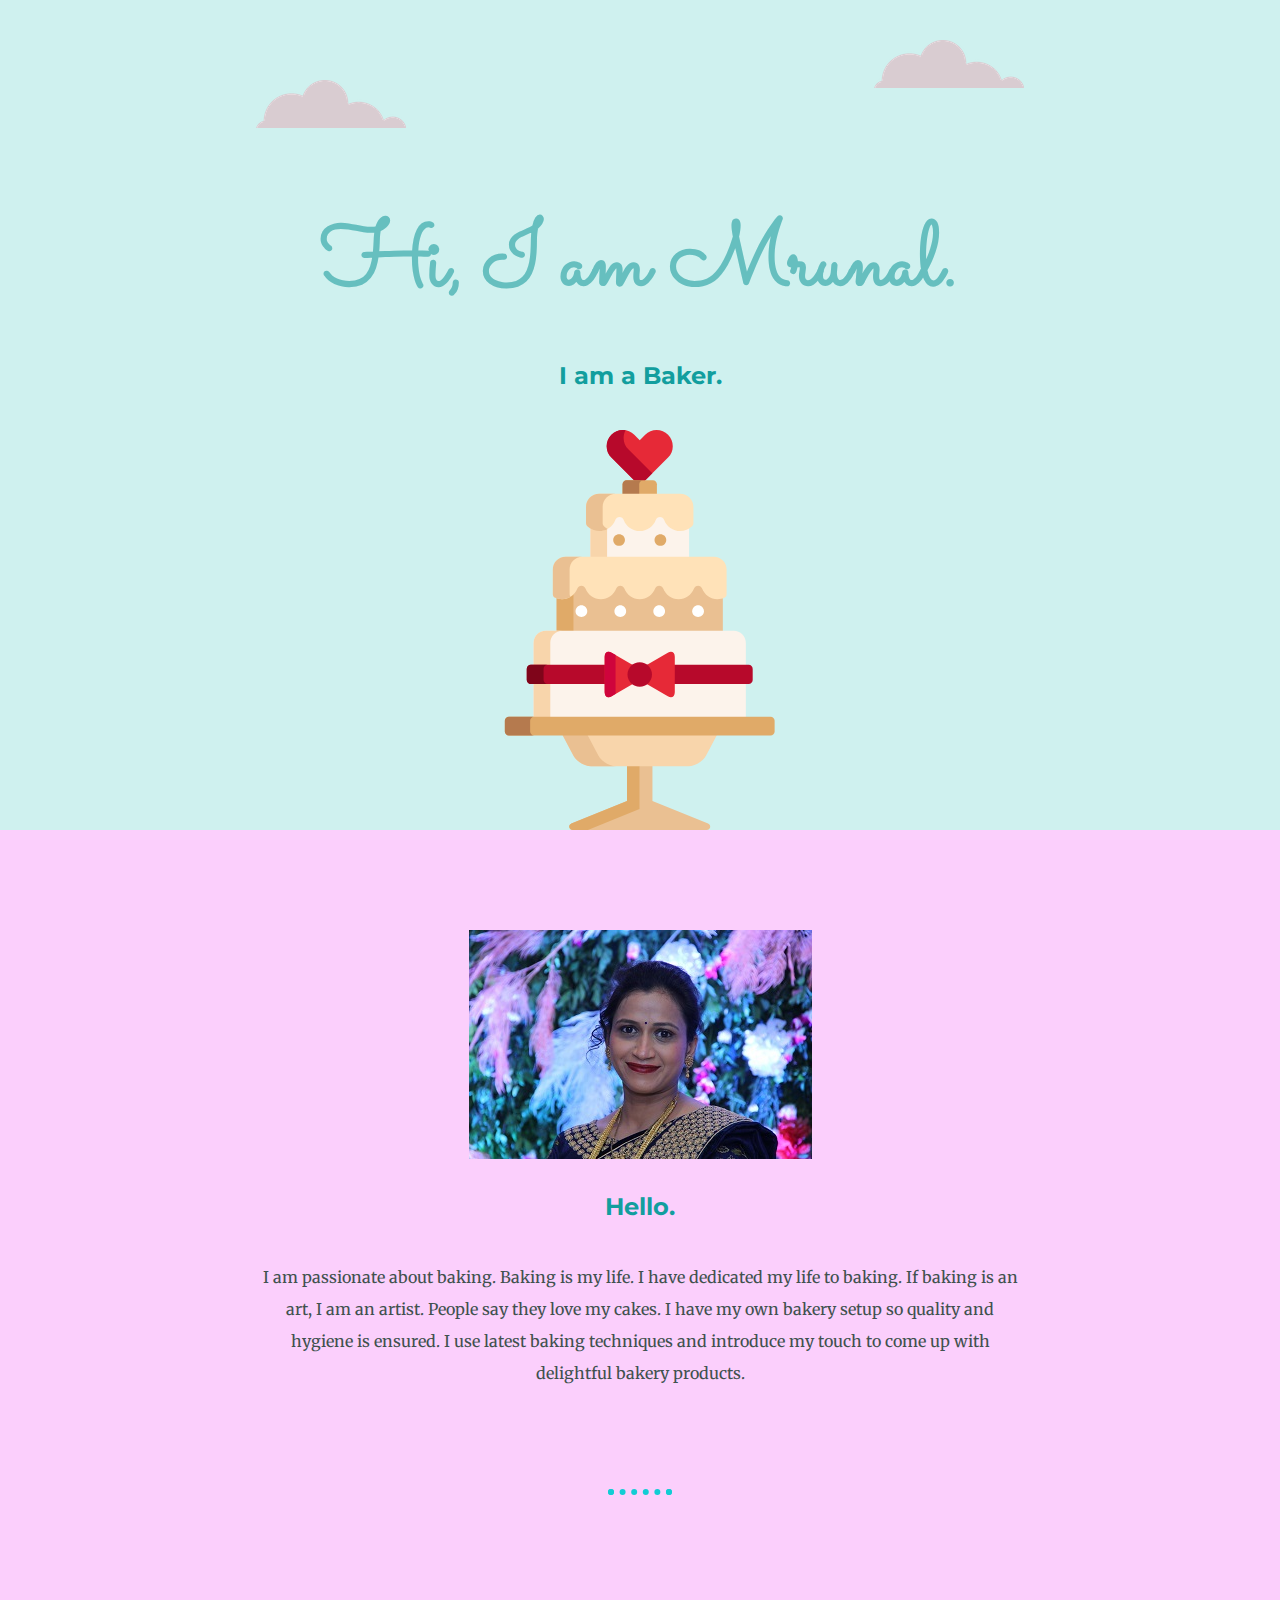
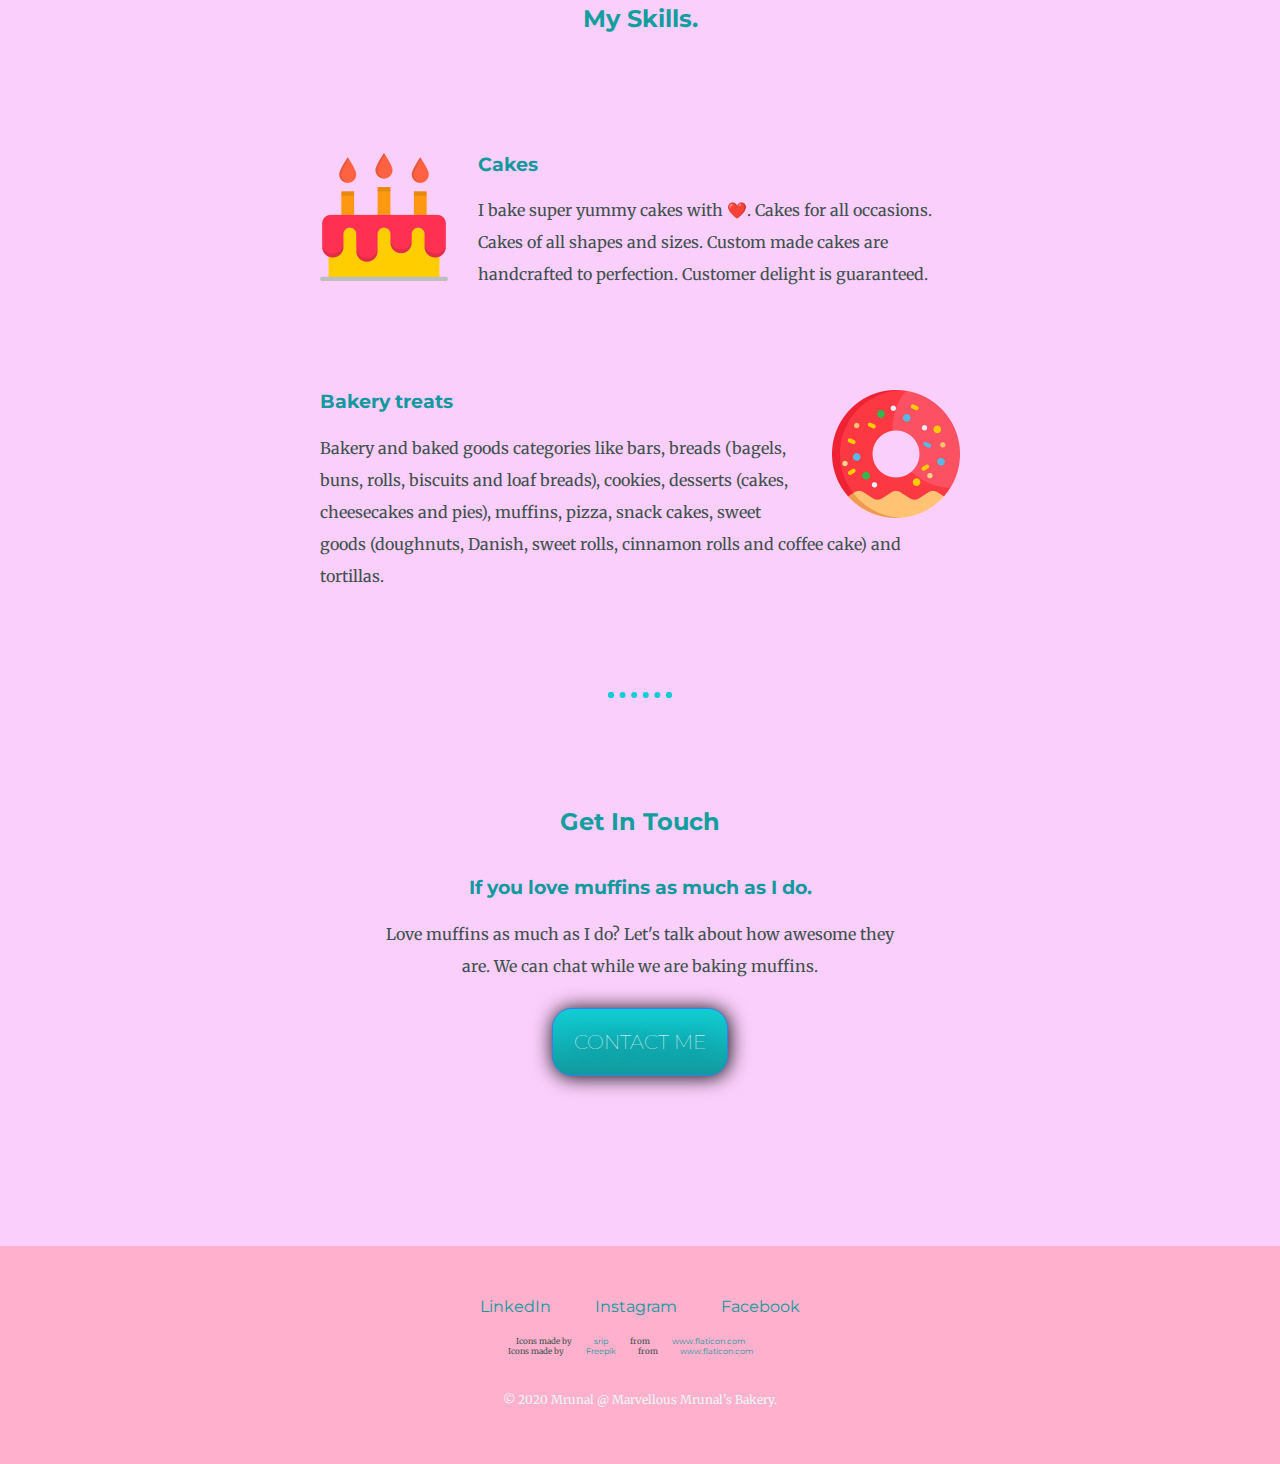
<file: index.html>
<!DOCTYPE html>
<html lang="en">
  <head>
    <meta charset="UTF-8" />
    <meta name="viewport" content="width=device-width, initial-scale=1.0" />
    <link rel="stylesheet" href="styles.css" />
    <link rel="icon" href="mrunalFavicon.ico" />
    <link
      href="https://fonts.googleapis.com/css2?family=Merriweather&family=Montserrat&family=Sacramento&display=swap"
      rel="stylesheet"
    />
    <title>My Website</title>
  </head>
  <body>
    <div id="top-container">
      <img id="top-cloud" src="img/cloud.png" alt="Cloud Image" />
      <img id="bottom-cloud" src="img/cloud.png" alt="Bottom Cloud Image" />
      <h1>Hi, I am Mrunal.</h1>
      <h2>I am a Baker.</h2>
      <img
        id="top-container-cake"
        src="img/wedding-cake.svg"
        alt="Wedding Cake"
      />
    </div>
    <div id="middle-container">
      <div class="profile">
        <img src="img/mrunal.jpg" alt="My Profile Pic" />
        <h2>Hello.</h2>
        <p id="intro">
          I am passionate about baking. Baking is my life. I have dedicated my
          life to baking. If baking is an art, I am an artist. People say they
          love my cakes. I have my own bakery setup so quality and hygiene is
          ensured. I use latest baking techniques and introduce my touch to come
          up with delightful bakery products.
        </p>
      </div>
      <hr />
      <div class="skills">
        <h2>My Skills.</h2>
        <div class="skill-row">
          <img
            class="skill_images_cake"
            src="img/birthday-cake.png"
            alt="Cakes"
          />
          <h3>Cakes</h3>
          <p>
            I bake super yummy cakes with ❤️. Cakes for all occasions. Cakes of
            all shapes and sizes. Custom made cakes are handcrafted to
            perfection. Customer delight is guaranteed.
          </p>
        </div>
        <div class="skill-row">
          <img class="skill_images_donut" src="img/donut.png" alt="Donuts" />
          <h3>Bakery treats</h3>
          <p>
            Bakery and baked goods categories like bars, breads (bagels, buns,
            rolls, biscuits and loaf breads), cookies, desserts (cakes,
            cheesecakes and pies), muffins, pizza, snack cakes, sweet goods
            (doughnuts, Danish, sweet rolls, cinnamon rolls and coffee cake) and
            tortillas.
          </p>
        </div>
      </div>
      <hr />
      <div class="contact-me">
        <h2>Get In Touch</h2>
        <h3>If you love muffins as much as I do.</h3>
        <p>
          Love muffins as much as I do? Let's talk about how awesome they are.
          We can chat while we are baking muffins.
        </p>
        <a class="BUTTON_GSH" href="mailto:test@gmail.com"
          >CONTACT ME</a
        >
      </div>
    </div>

    <div id="bottom-container">
      <a
        class="footer-link"
        href="https://in.linkedin.com/in/"
        >LinkedIn</a
      >
      <a class="footer-link" href="HTTPS://INSTAGRAM.COM/"
        >Instagram</a
      >
      <a class="footer-link" href="HTTPS://WWW.FACEBOOK.COM/"
        >Facebook</a
      >
      <div class="top-credits">
        Icons made by
        <a href="https://www.flaticon.com/authors/srip" title="srip">srip</a>
        from
        <a href="https://www.flaticon.com/" title="Flaticon"
          >www.flaticon.com</a
        >
      </div>
      <div class="credits">
        Icons made by
        <a href="https://www.flaticon.com/authors/freepik" title="Freepik"
          >Freepik</a
        >
        from
        <a href="https://www.flaticon.com/" title="Flaticon"
          >www.flaticon.com</a
        >
      </div>
      <p id="copywrite">© 2020 Mrunal @ Marvellous Mrunal's Bakery.</p>
    </div>
  </body>
</html>
</file>
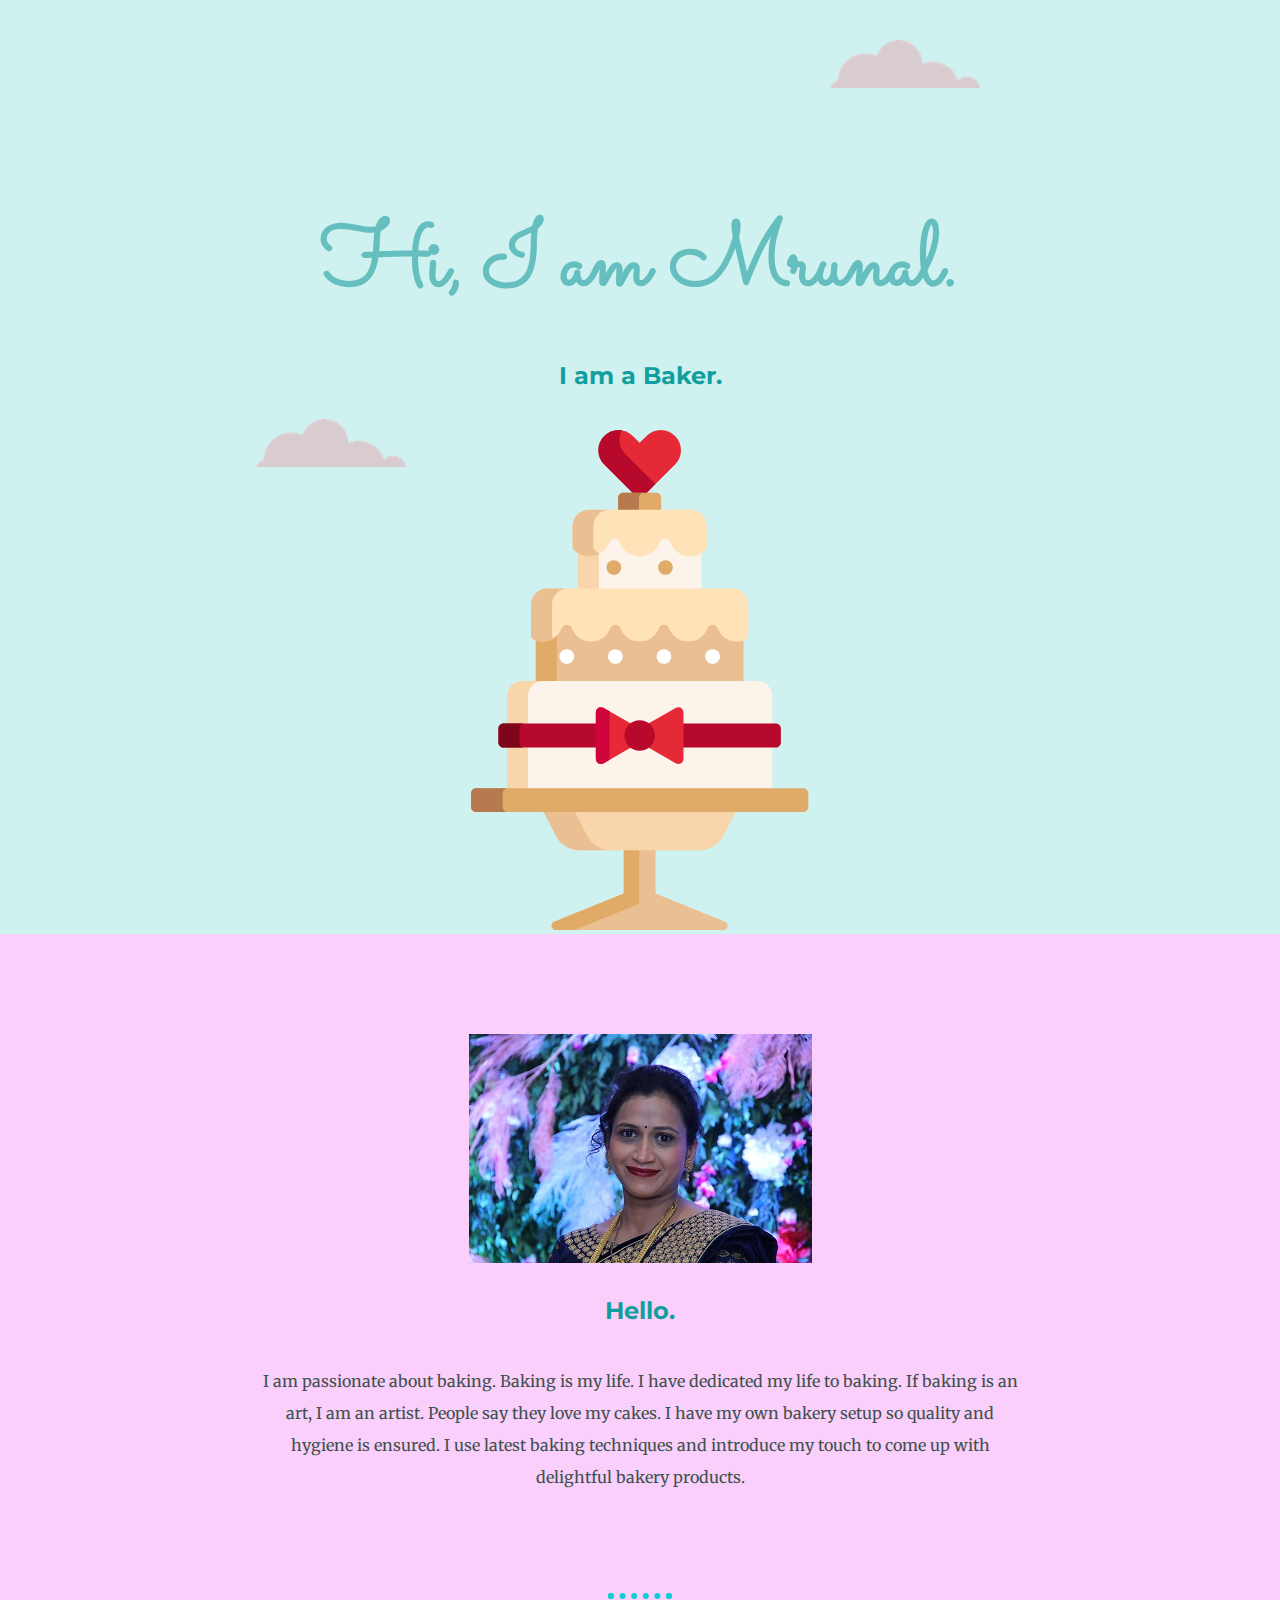
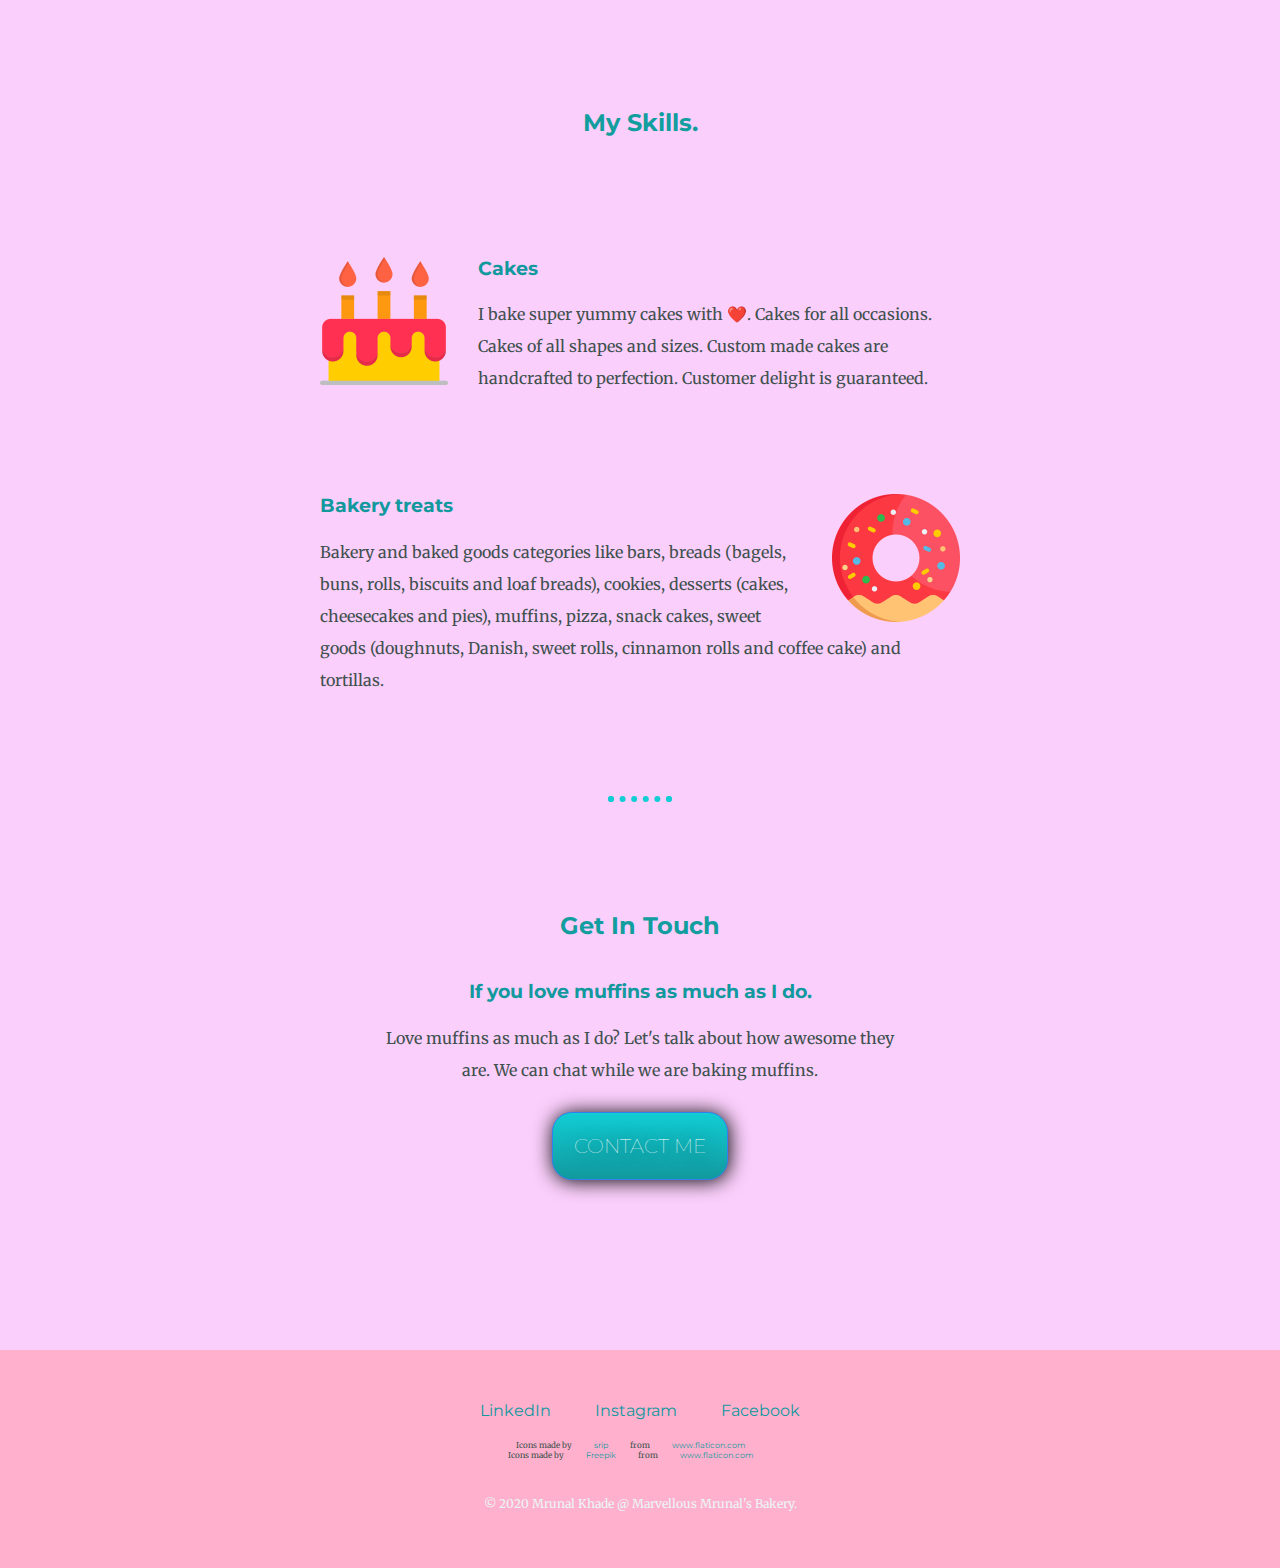
<file: CSS - ColorThemeSite/index.html>
<!DOCTYPE html>
<html lang="en">
  <head>
    <meta charset="UTF-8" />
    <meta name="viewport" content="width=device-width, initial-scale=1.0" />
    <link rel="stylesheet" href="styles.css" />
    <link rel="icon" href="mrunalFavicon.ico" />
    <link
      href="https://fonts.googleapis.com/css2?family=Merriweather&family=Montserrat&family=Sacramento&display=swap"
      rel="stylesheet"
    />
    <title>My Website</title>
  </head>
  <body>
    <div id="top-container">
      <img id="top-cloud" src="img/cloud.png" alt="Cloud Image" />
      <h1>Hi, I am Mrunal.</h1>
      <h2>I am a Baker.</h2>
      <img id="bottom-cloud" src="img/cloud.png" alt="Bottom Cloud Image" />
      <img
        id="top-container-cake"
        src="img/wedding-cake.svg"
        alt="Wedding Cake"
      />
    </div>
    <div id="middle-container">
      <div class="profile">
        <img src="img/mrunal.jpg" alt="My Profile Pic" />
        <h2>Hello.</h2>
        <p id="intro">
          I am passionate about baking. Baking is my life. I have dedicated my
          life to baking. If baking is an art, I am an artist. People say they
          love my cakes. I have my own bakery setup so quality and hygiene is
          ensured. I use latest baking techniques and introduce my touch to come
          up with delightful bakery products.
        </p>
      </div>
      <hr />
      <div class="skills">
        <h2>My Skills.</h2>
        <div class="skill-row">
          <img
            class="skill_images_cake"
            src="img/birthday-cake.png"
            alt="Cakes"
          />
          <h3>Cakes</h3>
          <p>
            I bake super yummy cakes with ❤️. Cakes for all occasions. Cakes of
            all shapes and sizes. Custom made cakes are handcrafted to
            perfection. Customer delight is guaranteed.
          </p>
        </div>
        <div class="skill-row">
          <img class="skill_images_donut" src="img/donut.png" alt="Donuts" />
          <h3>Bakery treats</h3>
          <p>
            Bakery and baked goods categories like bars, breads (bagels, buns,
            rolls, biscuits and loaf breads), cookies, desserts (cakes,
            cheesecakes and pies), muffins, pizza, snack cakes, sweet goods
            (doughnuts, Danish, sweet rolls, cinnamon rolls and coffee cake) and
            tortillas.
          </p>
        </div>
      </div>
      <hr />
      <div class="contact-me">
        <h2>Get In Touch</h2>
        <h3>If you love muffins as much as I do.</h3>
        <p>
          Love muffins as much as I do? Let's talk about how awesome they are.
          We can chat while we are baking muffins.
        </p>
        <a class="BUTTON_GSH" href="mailto:khade.mrunal@gmail.com"
          >CONTACT ME</a
        >
      </div>
    </div>

    <div id="bottom-container">
      <a
        class="footer-link"
        href="https://in.linkedin.com/in/mrunal-khade-75750550"
        >LinkedIn</a
      >
      <a class="footer-link" href="HTTPS://INSTAGRAM.COM/MRUNAL.KHADE"
        >Instagram</a
      >
      <a class="footer-link" href="HTTPS://WWW.FACEBOOK.COM/MRUNAL.SAPKALKHADE"
        >Facebook</a
      >
      <div class="top-credits">
        Icons made by
        <a href="https://www.flaticon.com/authors/srip" title="srip">srip</a>
        from
        <a href="https://www.flaticon.com/" title="Flaticon"
          >www.flaticon.com</a
        >
      </div>
      <div class="credits">
        Icons made by
        <a href="https://www.flaticon.com/authors/freepik" title="Freepik"
          >Freepik</a
        >
        from
        <a href="https://www.flaticon.com/" title="Flaticon"
          >www.flaticon.com</a
        >
      </div>
      <p id="copywrite">© 2020 Mrunal Khade @ Marvellous Mrunal's Bakery.</p>
    </div>
  </body>
</html>
</file>
<file: styles.css>
body {
  margin: 0px;
  text-align: center;
  font-family: "Merriweather", serif;
  color: #40514e;
}
h1 {
  /*  width: 400px;*/
  margin: 100px auto 0 auto;
  font-family: "Sacramento", cursive;
  font-size: 5.62rem;
  color: #66bfbf;
}
h2 {
  font-family: "Montserrat", sans-serif;
  font-size: 1.5rem;
  color: #129e9e;
  font-weight: bolder;
  line-height: 2;
  padding-bottom: 10px;
}
.skill_images_cake {
  height: 20%;
  width: 20%;
  float: left;
  margin-right: 30px;
}
.skill_images_donut {
  height: 20%;
  width: 20%;
  float: right;
  margin-left: 30px;
}
h3 {
  font-family: "Montserrat", sans-serif;
  color: #11999e;
}
a {
  color: #11999e;
}
#top-container {
  background-color: #cff1ef;
  position: relative;
  padding-top: 100px;
}
#middle-container {
  background-color: #fbcffc;
  padding: 100px 0;
}
#intro {
  width: 60%;
  margin: auto;
}
p {
  line-height: 2;
}
#bottom-container {
  background-color: #ffb0cd;
  padding: 50px 0 20px;
}
#top-cloud {
  position: absolute;
  right: 20%;
  top: 40px;
}
#bottom-cloud {
  position: absolute;
  left: 20%;
  top: 80px;
}
#top-container-cake {
  height: auto;
  max-width: 400px;
  vertical-align: middle;
}
.skill-row {
  /*  display: block-inline;*/
  width: 50%;
  margin: 100px auto;
  text-align: left;
}
hr {
  border: dotted #11cdd4 6px;
  border-bottom: none;
  width: 4%;
  margin: 100px auto;
}
.contact-me {
  width: 40%;
  margin: 40px auto 60px;
}
.BUTTON_GSH {
  background: #11cdd4;
  background-image: -webkit-linear-gradient(top, #11cdd4, #11999e);
  background-image: -moz-linear-gradient(top, #11cdd4, #11999e);
  background-image: -ms-linear-gradient(top, #11cdd4, #11999e);
  background-image: -o-linear-gradient(top, #11cdd4, #11999e);
  background-image: linear-gradient(to bottom, #11cdd4, #11999e);
  -webkit-border-radius: 20px;
  -moz-border-radius: 20px;
  border-radius: 20px;
  color: #ffffff;
  font-family: "Montserrat", sans-serif;
  font-size: 20px;
  font-weight: 100;
  padding: 21px;
  box-shadow: 1px 1px 20px 0px #000000;
  -webkit-box-shadow: 1px 1px 20px 0px #000000;
  -moz-box-shadow: 1px 1px 20px 0px #000000;
  text-shadow: 1px 1px 20px #000000;
  border: solid #337fed 1px;
  text-decoration: none;
  display: inline-block;
  cursor: pointer;
  text-align: center;
}

.BUTTON_GSH:hover {
  border: solid #337fed 1px;
  background: #30e3cb;
  background-image: -webkit-linear-gradient(top, #30e3cb, #2bc4ad);
  background-image: -moz-linear-gradient(top, #30e3cb, #2bc4ad);
  background-image: -ms-linear-gradient(top, #30e3cb, #2bc4ad);
  background-image: -o-linear-gradient(top, #30e3cb, #2bc4ad);
  background-image: linear-gradient(to bottom, #30e3cb, #2bc4ad);
  -webkit-border-radius: 20px;
  -moz-border-radius: 20px;
  border-radius: 20px;
  text-decoration: none;
}
a:hover {
  color: #eaf6f6;
}
a {
  color: #11999e;
  font-family: "Montserrat", sans-serif;
  margin: 10px 20px;
  text-decoration: none;
}
#copywrite {
  color: #eaf6f6;
  font-size: 0.75rem;
  padding: 20px 0px;
}
.top-credits {
  font-size: 0.5rem;
  margin-top: 20px;
}
.credits {
  font-size: 0.5rem;
}
</file>
<file: CSS - ColorThemeSite/styles.css>
body {
  margin: 0px;
  text-align: center;
  font-family: "Merriweather", serif;
  color: #40514e;
}
h1 {
  /*  width: 400px;*/
  margin: 100px auto 0 auto;
  font-family: "Sacramento", cursive;
  font-size: 5.62rem;
  color: #66bfbf;
}
h2 {
  font-family: "Montserrat", sans-serif;
  font-size: 1.5rem;
  color: #129e9e;
  font-weight: bolder;
  line-height: 2;
  padding-bottom: 10px;
}
.skill_images_cake {
  height: 20%;
  width: 20%;
  float: left;
  margin-right: 30px;
}
.skill_images_donut {
  height: 20%;
  width: 20%;
  float: right;
  margin-left: 30px;
}
h3 {
  font-family: "Montserrat", sans-serif;
  color: #11999e;
}
a {
  color: #11999e;
}
#top-container {
  background-color: #cff1ef;
  position: relative;
  padding-top: 100px;
}
#middle-container {
  background-color: #fbcffc;
  padding: 100px 0;
}
#intro {
  width: 60%;
  margin: auto;
}
p {
  line-height: 2;
}
#bottom-container {
  background-color: #ffb0cd;
  padding: 50px 0 20px;
}
#top-cloud {
  position: absolute;
  right: 300px;
  top: 40px;
}
#bottom-cloud {
  position: absolute;
  left: 20%;
  bottom: 50%;
}
#top-container-cake {
  height: 500px;
  width: 500px;
}
.skill-row {
  /*  display: block-inline;*/
  width: 50%;
  margin: 100px auto;
  text-align: left;
}
hr {
  border: dotted #11cdd4 6px;
  border-bottom: none;
  width: 4%;
  margin: 100px auto;
}
.contact-me {
  width: 40%;
  margin: 40px auto 60px;
}
.BUTTON_GSH {
  background: #11cdd4;
  background-image: -webkit-linear-gradient(top, #11cdd4, #11999e);
  background-image: -moz-linear-gradient(top, #11cdd4, #11999e);
  background-image: -ms-linear-gradient(top, #11cdd4, #11999e);
  background-image: -o-linear-gradient(top, #11cdd4, #11999e);
  background-image: linear-gradient(to bottom, #11cdd4, #11999e);
  -webkit-border-radius: 20px;
  -moz-border-radius: 20px;
  border-radius: 20px;
  color: #ffffff;
  font-family: "Montserrat", sans-serif;
  font-size: 20px;
  font-weight: 100;
  padding: 21px;
  box-shadow: 1px 1px 20px 0px #000000;
  -webkit-box-shadow: 1px 1px 20px 0px #000000;
  -moz-box-shadow: 1px 1px 20px 0px #000000;
  text-shadow: 1px 1px 20px #000000;
  border: solid #337fed 1px;
  text-decoration: none;
  display: inline-block;
  cursor: pointer;
  text-align: center;
}

.BUTTON_GSH:hover {
  border: solid #337fed 1px;
  background: #30e3cb;
  background-image: -webkit-linear-gradient(top, #30e3cb, #2bc4ad);
  background-image: -moz-linear-gradient(top, #30e3cb, #2bc4ad);
  background-image: -ms-linear-gradient(top, #30e3cb, #2bc4ad);
  background-image: -o-linear-gradient(top, #30e3cb, #2bc4ad);
  background-image: linear-gradient(to bottom, #30e3cb, #2bc4ad);
  -webkit-border-radius: 20px;
  -moz-border-radius: 20px;
  border-radius: 20px;
  text-decoration: none;
}
a:hover {
  color: #eaf6f6;
}
a {
  color: #11999e;
  font-family: "Montserrat", sans-serif;
  margin: 10px 20px;
  text-decoration: none;
}
#copywrite {
  color: #eaf6f6;
  font-size: 0.75rem;
  padding: 20px 0px;
}
.top-credits {
  font-size: 0.5rem;
  margin-top: 20px;
}
.credits {
  font-size: 0.5rem;
}
</file>
